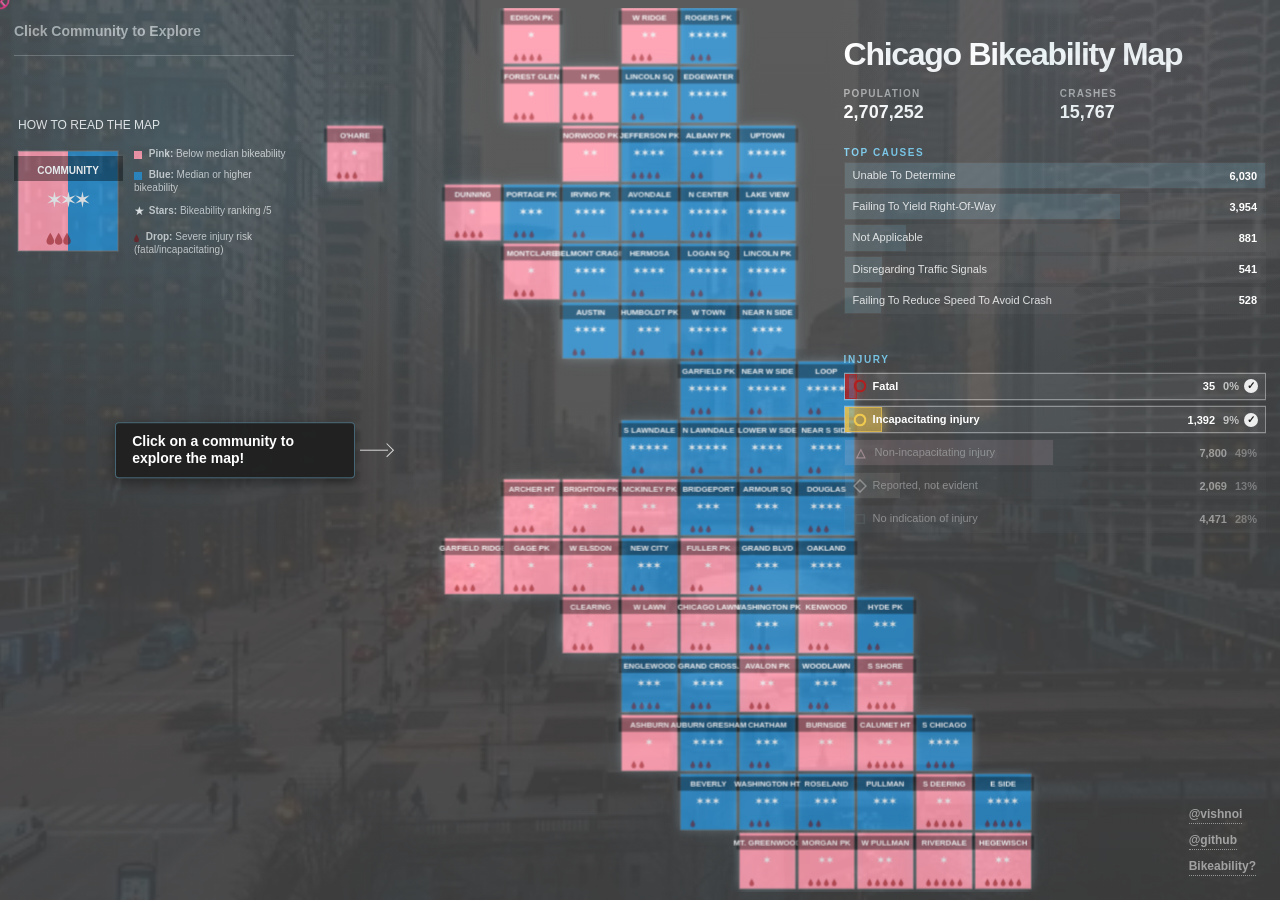
<file: index.html>
<!doctype html>
<html lang="en">
  <head>
    <meta charset="utf-8" />
    <meta name="viewport" content="width=device-width, initial-scale=1" />
    <title>Chicago Bikeability Map</title>
    <meta name="description" content="Fast-loading Chicago bikeability map focused on the interactive cartogram and lane network." />
    <meta name="theme-color" content="#4a4a4a" />
    <link rel="icon" href="bike_cursor.png" type="image/png" />
    <link rel="stylesheet" href="styles.css" />
  </head>
  <body>
    <div id="custom-cursor">
      <img src="bike_cursor.png" alt="" aria-hidden="true" />
    </div>
    <div id="intro-cursor-splash" aria-hidden="true">
      <img src="bike_cursor.png" alt="" />
    </div>

    <main class="atlas-shell">
      <aside class="inspector" aria-label="Community details">
        <div class="search-row">
          <input id="area-search" list="area-list" placeholder="Click Community to Explore" />
          <datalist id="area-list"></datalist>
        </div>
        <div id="panel-content"></div>
      </aside>

      <section class="map-stage" aria-label="Chicago bikeability map">
        <div class="map-wrap">
          <svg id="atlas-map" viewBox="-10 -20 900 960" preserveAspectRatio="xMidYMin meet" role="img" aria-label="Interactive Chicago community cartogram">
            <defs>
              <filter id="tileGlow" x="-40%" y="-40%" width="180%" height="180%">
                <feGaussianBlur stdDeviation="5" result="blur" />
                <feColorMatrix in="blur" type="matrix" values="0 0 0 0 0.49 0 0 0 0 0.80 0 0 0 0 0.94 0 0 0 .8 0" />
                <feMerge>
                  <feMergeNode />
                  <feMergeNode in="SourceGraphic" />
                </feMerge>
              </filter>
            </defs>
            <g id="city-outline"></g>
            <g id="tile-layer"></g>
          </svg>
        </div>
        <div id="hover-spotlight" class="hover-spotlight" aria-live="polite"></div>
      </section>

      <aside class="network-panel" aria-label="Bike network">
        <div id="network-panel-content"></div>
      </aside>

      <aside class="network-map-dock" aria-label="Selected community bike network map">
        <div id="network-map-dock-content"></div>
      </aside>

      <div id="bikeability-help-modal" class="modal-overlay" onclick="this.classList.remove('is-visible')" aria-hidden="true">
        <div class="modal-content" onclick="event.stopPropagation()">
          <button class="modal-close" onclick="document.getElementById('bikeability-help-modal').classList.remove('is-visible')">&times;</button>
          <img src="bikeability_score_help.webp" alt="Bikeability Score Help" />
        </div>
      </div>
    </main>
    <div class="bikeability-link-stack">
      <a class="bikeability-meta-link" href="https://www.vishnoi.site" target="_blank" rel="noopener noreferrer">@vishnoi</a>
      <a class="bikeability-meta-link" href="https://github.com/s-vishnoi/chicago-bikeability-map" target="_blank" rel="noopener noreferrer">@github</a>
      <button class="bikeability-help-btn" type="button" onclick="document.getElementById('bikeability-help-modal').classList.add('is-visible')">Bikeability?</button>
    </div>
    <script src="app.js?v=15"></script>
  </body>
</html>
</file>
<file: styles.css>
:root {
  color-scheme: dark;
  --bg: #4a4a4a;
  --panel: #4a4a4a;
  --panel-2: rgba(255, 255, 255, 0.055);
  --line: rgba(255, 255, 255, 0.14);
  --text: #f5f5f2;
  --muted: #c8ccca;
  --blue: #7ccdef;
  --blue-deep: #418cc0;
  --pink: #ffc0cb;
  --red: darkred;
  --red-soft: #d24b4b;
  --ink: #14252c;
  --shadow: 0 18px 42px rgba(0, 0, 0, 0.24);
  --shadow-soft: 0 10px 28px rgba(0, 0, 0, 0.18);
}

* {
  box-sizing: border-box;
  cursor: none !important;
}

#custom-cursor {
  position: fixed;
  top: 0;
  left: 0;
  width: 20px;
  height: 20px;
  pointer-events: none;
  z-index: 10000000;
  transform: translate(-50%, -50%);
  display: flex;
  align-items: center;
  justify-content: center;
}

#custom-cursor img {
  width: 100%;
  height: 100%;
  object-fit: contain;
}

#intro-cursor-splash {
  position: fixed;
  left: clamp(300px, 28vw, 440px);
  top: 50%;
  width: 200px;
  height: 200px;
  pointer-events: none;
  z-index: 999998;
  opacity: 0;
  transform: translate(-50%, -50%) scale(0.84);
  animation: introCursorFadeSpin 3.7s cubic-bezier(0.2, 0.95, 0.3, 1) forwards;
  filter:
    drop-shadow(0 0 22px rgba(255, 192, 203, 0.44))
    drop-shadow(0 0 28px rgba(124, 205, 239, 0.36));
}

#intro-cursor-splash img {
  width: 100%;
  height: 100%;
  object-fit: contain;
  animation: introCursorSpin 3.7s cubic-bezier(0.2, 0.95, 0.3, 1) forwards;
}

@keyframes cursorSpin {
  from {
    transform: rotate(0deg);
  }

  to {
    transform: rotate(360deg);
  }
}

@keyframes introCursorFadeSpin {
  0% {
    opacity: 0;
    transform: translate(-50%, -50%) scale(0.72);
  }

  13% {
    opacity: 0.92;
    transform: translate(-50%, -50%) scale(1);
  }

  58% {
    opacity: 0.84;
    transform: translate(-50%, -50%) scale(1);
  }

  100% {
    opacity: 0;
    transform: translate(-50%, -50%) scale(0.78);
  }
}

@keyframes introCursorSpin {
  0% {
    transform: rotate(0deg);
  }

  100% {
    transform: rotate(1080deg);
  }
}

#initial-spinner {
  position: fixed;
  bottom: 40px;
  left: 50%;
  width: 100px;
  height: 60px;
  z-index: 9999;
  pointer-events: none;
  animation: introBikeDrive 3.5s cubic-bezier(0.5, 0, 0.15, 1) forwards;
  filter: drop-shadow(0 4px 8px rgba(0, 0, 0, 0.4));
}

.bike-frame-svg {
  position: absolute;
  top: 0;
  left: 0;
  width: 100%;
  height: 100%;
}

.bike-wheel {
  position: absolute;
  width: 32px;
  height: 32px;
  top: 24px;
  animation: introSpin 3.5s cubic-bezier(0.5, 0, 0.15, 1) forwards;
  object-fit: contain;
}

.wheel-back { left: 9px; }
.wheel-front { left: 59px; }

@keyframes introBikeDrive {
  0% { transform: translateX(calc(-50% - 200px)); opacity: 0; }
  10% { opacity: 1; }
  100% { transform: translateX(-50%); opacity: 1; }
}

@keyframes introSpin {
  0% { transform: rotate(0deg); }
  100% { transform: rotate(3600deg); }
}

.glitter-particle {
  position: fixed;
  pointer-events: none;
  border-radius: 0;
  background: #ffffff;
  box-shadow: 0 0 4px 1px rgba(255, 255, 255, 0.8), 0 0 8px 2px rgba(124, 205, 239, 0.4);
  z-index: 999997;
  transform: translate(-50%, -50%);
}

html {
  height: 100%;
  overflow: hidden;
}

body {
  margin: 0;
  width: 100vw;
  height: 100%;
  overflow: hidden;
  background: #4a4a4a;
  color: var(--text);
  font-family: "Segoe UI", sans-serif;
  position: relative;
}

body::before {
  content: "";
  position: fixed;
  inset: 0;
  pointer-events: none;
  background:
    radial-gradient(circle at 20% 12%, rgba(124, 205, 239, 0.16), transparent 28%),
    radial-gradient(circle at 82% 10%, rgba(255, 192, 203, 0.13), transparent 24%),
    radial-gradient(circle at 50% 92%, rgba(124, 205, 239, 0.08), transparent 28%);
  opacity: 0.85;
}

body::after {
  content: "";
  position: fixed;
  inset: 0;
  pointer-events: none;
  background: url("chicago_background.webp") center/cover no-repeat;
  opacity: 0.10;
}

button,
input {
  font: inherit;
  text-decoration: none;
}

button {
  transition: text-shadow 0.2s ease;
}

button:hover {
  text-shadow: 0 0 8px rgba(255, 255, 255, 0.6);
}

.atlas-shell {
  position: relative;
  display: flex;
  flex-direction: row;
  gap: 6px;
  width: 100vw;
  height: 100%;
  margin: 0;
  padding: 6px;
  box-sizing: border-box;
  background: #4a4a4a;
  font-family: "Segoe UI", sans-serif;
}

.map-stage,
.inspector {
  min-height: 0;
  border-radius: 0;
  background: #4a4a4a;
  box-shadow: 0 4px 12px rgba(0, 0, 0, 0.2);
}

.map-stage {
  flex: 2.45;
  position: relative;
  overflow: hidden;
  display: flex;
  align-items: stretch;
  margin: 0;
  padding: 10px;
  box-sizing: border-box;
  border: 1px solid rgba(255, 255, 255, 0.08);
  background:
    linear-gradient(180deg, rgba(255, 255, 255, 0.04), rgba(255, 255, 255, 0.02)),
    #4a4a4a;
  box-shadow: var(--shadow);
  animation: riseIn 720ms cubic-bezier(0.22, 1, 0.36, 1) both;
}

.eyebrow,
.hero-kicker,
.panel-section h3 {
  color: var(--blue);
  font-size: 12px;
  font-weight: 800;
  letter-spacing: 0.11em;
  text-transform: uppercase;
}

h1,
h2,
h3,
p {
  margin: 0;
}

.map-wrap {
  position: relative;
  flex: 1 1 0%;
  width: 100%;
  height: 100%;
  min-height: 0;
  min-width: 0;
  margin-right: 6vw;
  overflow: hidden;
  border-radius: 0;
  background:
    radial-gradient(circle at 25% 20%, rgba(124, 205, 239, 0.08), transparent 30%),
    radial-gradient(circle at 70% 10%, rgba(255, 192, 203, 0.06), transparent 26%),
    #4a4a4a;
  box-shadow: inset 0 1px 0 rgba(255, 255, 255, 0.06), var(--shadow-soft);
  border: 1px solid rgba(255, 255, 255, 0.08);
}

#atlas-map {
  position: absolute;
  top: 0;
  left: 0;
  width: 100%;
  height: 100%;
  display: block;
}

.city-outline {
  fill: #74c8e8;
  stroke: #74c8e8;
  stroke-width: 16;
  stroke-linejoin: round;
  opacity: 0.5;
  pointer-events: none;
  filter: drop-shadow(0 0 12px rgba(124, 205, 239, 0.2));
}

.tile-group {
  cursor: pointer;
  transition:
    transform 320ms cubic-bezier(0.22, 1, 0.36, 1),
    opacity 320ms ease,
    filter 320ms ease;
  transition-delay: var(--delay, 0ms);
  transform-box: fill-box;
  transform-origin: center;
  will-change: transform, opacity, filter;
  opacity: 0;
  transform: translate(var(--tile-x, 0px), var(--tile-y, 0px)) translateY(12px) scale(0.94);
}

.tile-group.dim {
  opacity: 0.32;
}

.is-loaded .tile-group {
  opacity: 1;
  transform: translate(var(--tile-x, 0px), var(--tile-y, 0px)) translateY(0) scale(1);
}

.is-loaded .tile-group.dim {
  opacity: 0.32;
}

.tile-group:hover {
  transform: translate(var(--tile-x, 0px), var(--tile-y, 0px)) translateY(-3px) scale(1.03);
  filter: drop-shadow(0 0 12px rgba(124, 205, 239, 0.16));
}

.tile-group.selected {
  filter: url(#tileGlow);
  transform: translate(var(--tile-x, 0px), var(--tile-y, 0px)) translateY(-2px) scale(1.04);
}

.tile {
  stroke: rgba(128, 128, 128, 0.5);
  stroke-width: 1;
  rx: 0;
  filter: drop-shadow(0 0 5px rgba(255, 255, 255, 0.18)) drop-shadow(0 0 10px rgba(124, 205, 239, 0.12));
}

.risk-unit {
  fill: var(--red);
  stroke: rgba(26, 26, 26, 0.24);
  stroke-width: 0.45;
  opacity: 0.5;
  vector-effect: non-scaling-stroke;
}

.tile-label {
  fill: #ffffff;
  font-size: 9px;
  font-weight: 600;
  text-anchor: middle;
  pointer-events: none;
}

.tile-stars {
  fill: #f2f2f2;
  font-size: 10px;
  font-weight: 700;
  text-anchor: middle;
  pointer-events: none;
}

.axis-label {
  fill: rgba(245, 245, 242, 0.62);
  font-size: 12px;
  font-weight: 800;
  letter-spacing: 0.04em;
  text-transform: uppercase;
}

.inspector {
  flex: 1;
  min-width: 280px;
  max-width: 320px;
  align-self: stretch;
  display: flex;
  flex-direction: column;
  gap: 14px;
  overflow-y: auto;
  min-height: 0;
  margin: 0;
  padding: 16px;
  box-sizing: border-box;
  text-align: center;
  color: #f0f0f0;
  font-size: 14px;
  line-height: 1.6;
  border: 1px solid rgba(255, 255, 255, 0.08);
  background:
    linear-gradient(180deg, rgba(255, 255, 255, 0.04), rgba(255, 255, 255, 0.02)),
    #4a4a4a;
  box-shadow: var(--shadow);
  animation: riseIn 720ms cubic-bezier(0.22, 1, 0.36, 1) 80ms both;
}

#panel-content,
.sources-panel,
.profile-panel {
  display: flex;
  flex-direction: column;
  gap: 14px;
}

.sources-panel {
  width: 100%;
  margin-top: 8px;
}

.map-panel-header {
  padding-bottom: 12px;
  border-bottom: 1px solid rgba(255, 255, 255, 0.14);
}

.map-panel-title {
  color: #ffffff;
  font-size: 26px;
  font-weight: 800;
  line-height: 1.05;
}

.map-panel-subtitle {
  margin-top: 7px;
  color: rgba(244, 244, 244, 0.68);
  font-size: 12px;
  line-height: 1.35;
}

.map-panel-section {
  display: flex;
  flex-direction: column;
  align-items: center;
  padding-bottom: 12px;
  border-bottom: 1px solid rgba(255, 255, 255, 0.14);
}

.sources-title {
  color: var(--blue);
  font-size: 12px;
  font-weight: 800;
  letter-spacing: 0.08em;
  line-height: 1.12;
  text-transform: uppercase;
}

.source-equation {
  display: flex;
  flex-direction: column;
  align-items: center;
  gap: 8px;
}

.source-chip {
  width: min(100%, 230px);
  min-height: 72px;
  padding: 10px 0;
  border: 0;
  border-radius: 0;
  background: transparent;
  box-shadow: none;
  display: flex;
  flex-direction: column;
  align-items: center;
  justify-content: center;
}

.source-chip-label {
  display: inline-flex;
  justify-content: center;
  width: fit-content;
  padding: 5px 14px;
  border-radius: 0;
  color: var(--ink);
  background: linear-gradient(90deg, var(--blue), var(--pink));
  font-size: 13px;
  font-weight: 800;
  letter-spacing: 0.06em;
  line-height: 1.15;
  text-transform: uppercase;
}

.source-chip-source {
  max-width: 230px;
  margin-top: 8px;
  color: #f2f2f2;
  font-size: 11px;
  font-weight: 600;
  line-height: 1.25;
  text-align: center;
}

.source-stack-plus {
  color: rgba(255, 255, 255, 0.58);
  font-size: 16px;
  font-weight: 900;
  line-height: 1;
}

.search-row input {
  width: 100%;
  height: 44px;
  border: 0;
  border-bottom: 1px solid rgba(255, 255, 255, 0.24);
  border-radius: 0;
  color: #f6f6f2;
  background: transparent;
  padding: 2px 12px;
  font-size: 14px;
  font-weight: 600;
  outline: none;
  box-shadow: none;
}

.profile-panel {
  display: flex;
  flex-direction: column;
  gap: 14px;
  color: #f4f4f4;
  text-align: center;
}

.profile-hero {
  padding: 18px;
  border: 1px solid rgba(255, 255, 255, 0.14);
  border-radius: 0;
  background:
    linear-gradient(135deg, rgba(124, 205, 239, 0.16), rgba(255, 192, 203, 0.08)),
    rgba(38, 38, 38, 0.28);
  box-shadow: inset 0 1px 0 rgba(255, 255, 255, 0.06), 0 10px 28px rgba(0, 0, 0, 0.18);
}

.profile-section-title {
  color: #7ccdef;
  font-size: 11px;
  font-weight: 700;
  letter-spacing: 0.08em;
  text-transform: uppercase;
}

.profile-title-row {
  display: flex;
  align-items: center;
  justify-content: center;
  flex-direction: column;
  gap: 12px;
  margin-top: 6px;
}

.profile-title {
  margin: 0;
  color: #ffffff;
  font-size: 25px;
  line-height: 1.05;
}

.profile-stars {
  flex: 0 0 auto;
  color: #7ccdef;
  font-size: 22px;
  letter-spacing: 2px;
  line-height: 1;
  padding-top: 1px;
  text-shadow: 0 0 14px rgba(124, 205, 239, 0.28);
}

.profile-star-stack {
  display: flex;
  flex: 0 0 auto;
  flex-direction: column;
  align-items: center;
  gap: 7px;
}

.profile-rank {
  display: inline-flex;
  padding: 4px 8px;
  border-radius: 0;
  color: #16242a;
  background: linear-gradient(90deg, #7ccdef, #f4b3c2);
  font-size: 11px;
  font-weight: 700;
}

.profile-takeaway {
  margin: 12px 0 0;
  color: #dedede;
  font-size: 13px;
  line-height: 1.45;
}

.profile-metrics-grid {
  display: grid;
  grid-template-columns: repeat(2, minmax(0, 1fr));
  gap: 8px;
}

.profile-metric {
  min-width: 0;
  padding: 10px 11px;
  border: 1px solid rgba(255, 255, 255, 0.11);
  border-radius: 0;
  background: rgba(255, 255, 255, 0.055);
}

.profile-metric-label,
.profile-metric-note,
.profile-section-subtitle {
  color: #bfc3c5;
  font-size: 11px;
}

.profile-metric-value {
  color: #ffffff;
  font-size: 21px;
  font-weight: 800;
  line-height: 1.1;
  margin-top: 4px;
}

.profile-metric-risk .profile-metric-value {
  color: #ffb8b8;
}

.profile-metric-bike .profile-metric-value {
  color: #d9f4ff;
}

.profile-section {
  padding-top: 12px;
  border-top: 1px solid rgba(255, 255, 255, 0.16);
}

.profile-section-subtitle {
  margin-top: 3px;
}

.severity-block {
  margin-top: 10px;
}

.severity-bar {
  display: flex;
  width: 100%;
  height: 15px;
  overflow: hidden;
  border-radius: 0;
  background: rgba(255, 255, 255, 0.08);
  box-shadow: inset 0 0 0 1px rgba(255, 255, 255, 0.08);
}

.severity-segment {
  min-width: 2px;
}

.severity-fatal {
  background: #b32020;
}

.severity-severe {
  background: #f0c94f;
}

.severity-moderate {
  background: #ffd6e2;
}

.severity-reported {
  background: rgba(245, 245, 242, 0.86);
}

.severity-none {
  background: #677174;
}

.severity-legend-stack {
  display: grid;
  gap: 8px;
  margin-top: 10px;
}

.severity-legend-title {
  color: rgba(255, 255, 255, 0.54);
  font-size: 10px;
  font-weight: 800;
  letter-spacing: 0.12em;
  text-transform: uppercase;
}

.cause-chart-title {
  color: rgba(255, 255, 255, 0.54);
  font-size: 10px;
  font-weight: 800;
  letter-spacing: 0.12em;
  text-transform: uppercase;
}

.severity-legend-rows {
  display: grid;
  gap: 6px;
}

.crash-row {
  display: grid;
  grid-template-columns: 20px 112px 1fr auto;
  gap: 8px;
  align-items: center;
  width: 100%;
  padding: 0 0 0 6px;
  border: 0;
  background: transparent;
  color: inherit;
  text-align: left;
  cursor: pointer;
  appearance: none;
  transition: all 0.2s ease;
}

.crash-row:hover {
  text-shadow: 0 0 8px rgba(255, 255, 255, 0.7);
}

.severity-row {
  display: grid;
  grid-template-columns: minmax(0, 1fr) auto auto;
  gap: 8px;
  align-items: center;
  position: relative;
  padding: 6px 8px 6px 10px;
  border: 1px solid transparent;
  border-radius: 0;
  background: rgba(255, 255, 255, 0.04);
  overflow: hidden;
}

.severity-row.is-animated {
  animation: riseIn 420ms cubic-bezier(0.22, 1, 0.36, 1) both;
  animation-delay: var(--severity-delay, 0ms);
}

.severity-row::before {
  content: "";
  position: absolute;
  top: 0; left: 0; bottom: 0;
  width: var(--share, 0%);
  background: var(--row-color, rgba(124, 205, 239, 0.15));
  z-index: 0;
  transition: width 0.6s cubic-bezier(0.22, 1, 0.36, 1);
}

.severity-row.is-active::before,
.severity-row:hover::before {
  background: var(--row-color-active, var(--row-color-hover, rgba(124, 205, 239, 0.48)));
  box-shadow:
    inset 0 0 0 1px var(--row-color-glow-strong, rgba(124, 205, 239, 0.65)),
    0 0 12px 2px var(--row-color-glow, rgba(124, 205, 239, 0.5));
}

.severity-row.is-active,
.severity-row:hover {
  border-color: rgba(255, 255, 255, 0.42);
  box-shadow:
    inset 4px 0 0 var(--row-color-glow-strong, rgba(124, 205, 239, 0.85)),
    0 0 0 1px rgba(255, 255, 255, 0.12);
  background: rgba(255, 255, 255, 0.07);
  cursor: pointer;
}

.severity-row.is-active::after {
  content: "✓";
  position: absolute;
  top: 50%;
  right: 7px;
  z-index: 2;
  width: 14px;
  height: 14px;
  border-radius: 999px;
  background: rgba(255, 255, 255, 0.9);
  color: #222;
  font-size: 10px;
  font-weight: 900;
  line-height: 14px;
  text-align: center;
  transform: translateY(-50%);
}

.severity-legend-rows.has-active .severity-row:not(.is-active) {
  opacity: 0.52;
}

.severity-legend-rows.has-active .severity-row.is-active {
  opacity: 1;
  padding-right: 26px;
}

.severity-row-fatal {
  --row-color: rgba(177, 32, 32, 0.25);
  --row-color-hover: rgba(177, 32, 32, 0.4);
  --row-color-active: rgba(177, 32, 32, 0.58);
  --row-color-glow: rgba(177, 32, 32, 0.5);
  --row-color-glow-strong: rgba(177, 32, 32, 0.8);
}

.severity-row-severe {
  --row-color: rgba(240, 201, 79, 0.25);
  --row-color-hover: rgba(240, 201, 79, 0.4);
  --row-color-active: rgba(240, 201, 79, 0.58);
  --row-color-glow: rgba(240, 201, 79, 0.5);
  --row-color-glow-strong: rgba(240, 201, 79, 0.8);
}

.severity-row-moderate {
  --row-color: rgba(255, 214, 226, 0.26);
  --row-color-hover: rgba(255, 214, 226, 0.42);
  --row-color-active: rgba(255, 214, 226, 0.6);
  --row-color-glow: rgba(255, 214, 226, 0.45);
  --row-color-glow-strong: rgba(255, 214, 226, 0.76);
}

.severity-row-reported {
  --row-color: rgba(245, 245, 242, 0.16);
  --row-color-hover: rgba(245, 245, 242, 0.3);
  --row-color-active: rgba(245, 245, 242, 0.46);
  --row-color-glow: rgba(245, 245, 242, 0.34);
  --row-color-glow-strong: rgba(245, 245, 242, 0.58);
}

.severity-row-none {
  --row-color: rgba(103, 113, 116, 0.18);
  --row-color-hover: rgba(103, 113, 116, 0.34);
  --row-color-active: rgba(103, 113, 116, 0.5);
  --row-color-glow: rgba(103, 113, 116, 0.38);
  --row-color-glow-strong: rgba(103, 113, 116, 0.6);
}

.severity-row-label {
  display: inline-flex;
  align-items: center;
  gap: 8px;
  min-width: 0;
  position: relative;
  z-index: 1;
}

.severity-row-pct {
  color: rgba(255, 255, 255, 0.66);
  font-size: 11px;
  font-weight: 800;
  position: relative;
  z-index: 1;
}

.severity-row-swatch {
  flex: 0 0 auto;
  width: 10px;
  height: 10px;
  border-radius: 999px;
  background: transparent;
  box-shadow: inset 0 0 0 1.4px rgba(255, 255, 255, 0.32);
}

.severity-row-swatch-fatal {
  box-shadow: inset 0 0 0 1.7px #b12020;
}

.severity-row-swatch-severe {
  box-shadow: inset 0 0 0 1.7px #f0c94f;
}

.severity-row-swatch-reported {
  border-radius: 0;
  transform: rotate(45deg);
  box-shadow: inset 0 0 0 1.5px rgba(245, 245, 242, 0.86);
}

.severity-row-swatch-moderate {
  width: 12px;
  height: 12px;
  border-radius: 0;
  background: transparent;
  box-shadow: none;
  color: #ffd6e2;
  font-size: 12px;
  font-weight: 900;
  line-height: 12px;
  text-align: center;
}

.severity-row-swatch-moderate::before {
  content: "\25B3";
}

.severity-row-swatch-none {
  border-radius: 0;
  box-shadow: inset 0 0 0 1.5px #677174;
}

.crash-row-label {
  min-width: 0;
  color: rgba(255, 255, 255, 0.82);
  font-size: 11px;
  line-height: 1.2;
}

.severity-row-count {
  color: #ffffff;
  font-size: 11px;
  font-weight: 800;
  white-space: nowrap;
  position: relative;
  z-index: 1;
}

.crash-row:hover .crash-row-label,
.crash-row:focus-visible .crash-row-label,
.crash-row.is-active .crash-row-label {
  color: #ffffff;
}

.crash-row:hover .crash-row-tag,
.crash-row:focus-visible .crash-row-tag,
.crash-row.is-active .crash-row-tag {
  color: #ffffff;
  border-color: rgba(124, 205, 239, 0.38);
}

.crash-row:hover .crash-row-fill,
.crash-row:focus-visible .crash-row-fill,
.crash-row.is-active .crash-row-fill {
  opacity: 1;
}

.crash-row.is-active .severity-row-swatch {
  transform: scale(1.28);
}

.crash-row.is-active .severity-row-swatch-reported {
  transform: rotate(45deg) scale(1.18);
}

.severity-row.is-active .crash-row-label {
  color: #ffffff;
  font-weight: 800;
}

.severity-row.is-active .crash-row-track {
  box-shadow:
    inset 0 0 0 1px rgba(124, 205, 239, 0.18),
    0 0 0 1px rgba(124, 205, 239, 0.08);
}

.bikeability-legend {
  display: grid;
  grid-template-columns: repeat(2, minmax(0, 1fr));
  gap: 8px;
  margin-top: 10px;
}

.bikeability-legend-item {
  display: flex;
  align-items: center;
  gap: 8px;
  padding: 0;
  border: 0;
  border-radius: 0;
  background: transparent;
}

.bikeability-swatch {
  width: 12px;
  height: 12px;
  border-radius: 0;
  flex: 0 0 auto;
}

.bikeability-swatch-blue {
  background: #418cc0;
  box-shadow: 0 0 0 1px rgba(124, 205, 239, 0.22);
}

.bikeability-swatch-pink {
  background: #ffc0cb;
  box-shadow: 0 0 0 1px rgba(255, 255, 255, 0.1);
}

.bikeability-legend-copy {
  display: grid;
  gap: 1px;
  min-width: 0;
}

.bikeability-legend-copy strong {
  color: #ffffff;
  font-size: 12px;
  font-weight: 800;
  line-height: 1.15;
}

.bikeability-legend-copy span {
  color: rgba(245, 245, 242, 0.64);
  font-size: 10px;
  line-height: 1.2;
}

.cause-list {
  display: flex;
  flex-direction: column;
  gap: 9px;
  width: min(100%, 310px);
  margin: 10px auto 0;
}

.cause-row {
  display: grid;
  grid-template-columns: 25px minmax(0, 1fr) auto;
  align-items: center;
  gap: 9px;
  text-align: left;
}

.cause-rank {
  display: grid;
  place-items: center;
  width: 23px;
  height: 23px;
  border-radius: 0;
  color: #fff;
  background: #b84444;
  font-weight: 900;
}

.cause-label {
  color: #f3f3f3;
  font-size: 12px;
  line-height: 1.2;
  text-align: left;
}

.cause-count {
  color: #ffffff;
  font-size: 12px;
  font-weight: 800;
}

.lane-meter-stack {
  width: min(100%, 290px);
  margin: 12px auto 0;
}

.lane-row {
  display: flex;
  align-items: center;
  justify-content: space-between;
  gap: 12px;
  margin-top: 10px;
  color: #e9e9e9;
  font-size: 12px;
}

.meter-label {
  display: inline-flex;
  align-items: center;
  gap: 8px;
  min-width: 0;
}

.lane-line {
  flex: 0 0 auto;
  width: 30px;
  height: 2.5px;
  border-radius: 0;
  background: #ffc0cb;
  filter: drop-shadow(0 0 2px rgba(0, 0, 0, 0.55));
  transform: translateY(1px);
}

.lane-line-protected {
  background: #ffc0cb;
}

.lane-line-neighborhood {
  background: repeating-linear-gradient(to right, #ffc0cb 0 6px, transparent 6px 8px, #ffc0cb 8px 10px, transparent 10px 12px);
}

.lane-line-local {
  background: repeating-linear-gradient(to right, #ffc0cb 0 6px, transparent 6px 8px, #ffc0cb 8px 10px, transparent 10px 12px);
}

.lane-line-buffered {
  background: repeating-linear-gradient(to right, #ffc0cb 0 8px, transparent 8px 10px);
}

.lane-line-painted {
  background: repeating-linear-gradient(to right, #ffc0cb 0 5px, transparent 5px 6px);
}

.lane-line-shared {
  background: repeating-linear-gradient(to right, #ffc0cb 0 2px, transparent 2px 5px);
}

.meter-value {
  flex: 0 0 auto;
  color: #ffffff;
  font-weight: 800;
}

.panel-footer {
  display: flex;
  justify-content: space-between;
  gap: 16px;
  margin-top: auto;
  padding-top: 12px;
  border-top: 1px solid rgba(255, 255, 255, 0.14);
  color: rgba(244, 244, 244, 0.62);
  font-size: 12px;
  font-weight: 800;
}

.panel-footer a {
  color: inherit;
  text-decoration: none;
}

@media (max-width: 760px) {
  body {
    overflow: auto;
  }

  .atlas-shell {
    grid-template-columns: 1fr;
    height: auto;
    min-height: 100vh;
  }

  #atlas-map {
    min-height: 520px;
  }
}

.citywide-stats {
  display: grid;
  grid-template-columns: repeat(2, minmax(0, 1fr));
  gap: 8px;
  margin-top: 14px;
}

.stat-chip {
  position: relative;
  overflow: hidden;
  padding: 11px 12px;
  border: 1px solid rgba(255, 255, 255, 0.1);
  border-radius: 0;
  background: rgba(255, 255, 255, 0.05);
  box-shadow: inset 0 1px 0 rgba(255, 255, 255, 0.04);
  transition: transform 260ms cubic-bezier(0.22, 1, 0.36, 1), box-shadow 260ms ease;
}

.stat-chip::before,
.focus-card::before,
.lane-network-card::before,
.profile-metric::before,
.source-chip::before {
  content: "";
  position: absolute;
  inset: 0;
  background: linear-gradient(120deg, transparent 0%, rgba(255, 255, 255, 0.08) 24%, transparent 48%);
  transform: translateX(-120%);
  transition: transform 520ms ease;
  pointer-events: none;
}

.stat-chip:hover::before,
.focus-card:hover::before,
.lane-network-card:hover::before,
.profile-metric:hover::before,
.source-chip:hover::before {
  transform: translateX(120%);
}

.stat-chip:hover,
.focus-card:hover,
.lane-network-card:hover,
.profile-metric:hover,
.source-chip:hover {
  transform: translateY(-4px);
  box-shadow: var(--shadow-soft);
}

.stat-chip-label {
  display: block;
  margin-bottom: 3px;
  color: rgba(242, 242, 242, 0.66);
  font-size: 10px;
  font-weight: 800;
  letter-spacing: 0.09em;
  text-transform: uppercase;
}

.stat-chip strong {
  color: #ffffff;
  font-size: 18px;
  font-weight: 800;
  line-height: 1.1;
}

.focus-card {
  position: relative;
  overflow: hidden;
  margin-top: 2px;
  padding: 14px;
  border: 1px solid rgba(255, 255, 255, 0.1);
  border-radius: 0;
  background:
    linear-gradient(135deg, rgba(65, 140, 192, 0.16), rgba(255, 192, 203, 0.08)),
    rgba(255, 255, 255, 0.05);
  box-shadow: inset 0 1px 0 rgba(255, 255, 255, 0.04), var(--shadow-soft);
  transition: transform 260ms cubic-bezier(0.22, 1, 0.36, 1), box-shadow 260ms ease;
}

.focus-card-label {
  color: #7ccdef;
  font-size: 11px;
  font-weight: 800;
  letter-spacing: 0.08em;
  text-transform: uppercase;
}

.focus-card-copy {
  margin-top: 6px;
  color: #eff1f3;
  font-size: 12px;
  line-height: 1.45;
}

.lane-network-card {
  position: relative;
  overflow: hidden;
  margin-top: 10px;
  padding: 14px;
  border: 1px solid rgba(255, 255, 255, 0.1);
  border-radius: 0;
  background:
    linear-gradient(135deg, rgba(255, 255, 255, 0.05), rgba(65, 140, 192, 0.08)),
    rgba(255, 255, 255, 0.03);
  box-shadow: inset 0 1px 0 rgba(255, 255, 255, 0.04), var(--shadow-soft);
  text-align: left;
  transition: transform 260ms cubic-bezier(0.22, 1, 0.36, 1), box-shadow 260ms ease;
}

.lane-network-header {
  display: flex;
  align-items: flex-end;
  justify-content: space-between;
  gap: 12px;
}

.lane-network-eyebrow {
  color: #7ccdef;
  font-size: 10px;
  font-weight: 800;
  letter-spacing: 0.12em;
  text-transform: uppercase;
}

.lane-network-total {
  margin-top: 4px;
  color: #ffffff;
  font-size: 18px;
  font-weight: 800;
  line-height: 1.1;
}

.lane-network-ratio {
  color: rgba(242, 242, 242, 0.74);
  font-size: 11px;
  font-weight: 800;
  letter-spacing: 0.06em;
  text-transform: uppercase;
  white-space: nowrap;
}

.lane-network-strip {
  display: flex;
  width: 100%;
  height: 14px;
  margin-top: 12px;
  overflow: hidden;
  border-radius: 0;
  background: rgba(255, 255, 255, 0.08);
  box-shadow: inset 0 0 0 1px rgba(255, 255, 255, 0.08);
}

.lane-strip-segment {
  display: block;
  min-width: 3px;
  height: 100%;
}

.lane-strip-empty {
  width: 100%;
  padding: 1px 0;
  color: rgba(242, 242, 242, 0.64);
  font-size: 11px;
  font-weight: 700;
}

.lane-strip-protected {
  background: linear-gradient(90deg, rgba(215, 238, 250, 0.92), rgba(124, 205, 239, 0.95));
}

.lane-strip-neighborhood {
  background: repeating-linear-gradient(to right, rgba(124, 205, 239, 0.75) 0 8px, rgba(124, 205, 239, 0.15) 8px 12px);
}

.lane-strip-local {
  background: repeating-linear-gradient(to right, rgba(124, 205, 239, 0.75) 0 8px, rgba(124, 205, 239, 0.15) 8px 12px);
}

.lane-strip-buffered {
  background: repeating-linear-gradient(to right, rgba(255, 192, 203, 0.82) 0 8px, rgba(255, 192, 203, 0.1) 8px 12px);
}

.lane-strip-painted {
  background: repeating-linear-gradient(to right, rgba(255, 192, 203, 0.6) 0 5px, rgba(255, 192, 203, 0.08) 5px 7px);
}

.lane-strip-shared {
  background: repeating-linear-gradient(to right, rgba(255, 255, 255, 0.68) 0 3px, rgba(255, 255, 255, 0.08) 3px 6px);
}

.lane-row {
  position: relative;
  overflow: hidden;
  display: grid;
  gap: 7px;
  margin-top: 10px;
  padding: 11px 12px;
  border: 1px solid rgba(255, 255, 255, 0.08);
  border-radius: 0;
  background: rgba(255, 255, 255, 0.045);
  box-shadow: inset 0 1px 0 rgba(255, 255, 255, 0.03);
  text-align: left;
  transition:
    transform 280ms cubic-bezier(0.22, 1, 0.36, 1),
    box-shadow 280ms ease,
    border-color 280ms ease;
  transition-delay: var(--lane-delay, 0ms);
}

.lane-row-top {
  display: flex;
  align-items: center;
  justify-content: space-between;
  gap: 10px;
}

.lane-network-strip,
.lane-meter {
  will-change: transform;
}

.meter-label {
  display: inline-flex;
  align-items: center;
  gap: 8px;
  min-width: 0;
  color: #f1f4f6;
  font-size: 12px;
}

.lane-meter {
  width: 100%;
  height: 4px;
  overflow: hidden;
  border-radius: 0;
  background: rgba(255, 255, 255, 0.08);
  box-shadow: inset 0 0 0 1px rgba(255, 255, 255, 0.07);
}

.lane-meter-fill {
  display: block;
  width: var(--lane-fill, 0%);
  height: 100%;
  border-radius: 0;
  transform-origin: left center;
  transform: scaleX(0);
  animation: laneFill 780ms cubic-bezier(0.22, 1, 0.36, 1) forwards;
  animation-delay: calc(var(--lane-delay, 0ms) + 160ms);
}

.lane-meter-fill-protected {
  background: linear-gradient(90deg, rgba(215, 238, 250, 0.9), rgba(124, 205, 239, 1));
}

.lane-meter-fill-neighborhood {
  background: repeating-linear-gradient(to right, rgba(124, 205, 239, 0.8) 0 6px, rgba(124, 205, 239, 0.2) 6px 8px);
}

.lane-meter-fill-buffered {
  background: repeating-linear-gradient(to right, rgba(255, 192, 203, 0.84) 0 6px, rgba(255, 192, 203, 0.2) 6px 8px);
}

.lane-meter-fill-painted {
  background: repeating-linear-gradient(to right, rgba(255, 192, 203, 0.7) 0 4px, rgba(255, 192, 203, 0.2) 4px 6px);
}

.lane-meter-fill-shared {
  background: repeating-linear-gradient(to right, rgba(255, 255, 255, 0.78) 0 3px, rgba(255, 255, 255, 0.18) 3px 5px);
}

.lane-meter-caption {
  color: rgba(242, 242, 242, 0.58);
  font-size: 10px;
  font-weight: 700;
  letter-spacing: 0.08em;
  text-transform: uppercase;
}

.profile-panel {
  gap: 16px;
}

.profile-section-network {
  padding-top: 14px;
}

.profile-hero {
  position: relative;
  overflow: hidden;
  border-radius: 0;
  box-shadow: inset 0 1px 0 rgba(255, 255, 255, 0.06), var(--shadow-soft);
}

.profile-metric {
  position: relative;
  overflow: hidden;
  border-radius: 0;
  transition: transform 260ms cubic-bezier(0.22, 1, 0.36, 1), box-shadow 260ms ease, border-color 260ms ease;
  transform-style: preserve-3d;
}

.profile-metric:hover {
  transform: translateY(-5px) rotateX(5deg) rotateY(-4deg);
  border-color: rgba(124, 205, 239, 0.18);
}

.profile-metric::before {
  border-radius: 0;
}

.source-chip {
  position: relative;
  overflow: hidden;
  transition: transform 260ms cubic-bezier(0.22, 1, 0.36, 1);
}

.source-chip::before {
  border-radius: 0;
}

.source-chip:hover {
  transform: translateY(-3px);
}

.lane-network-card::before,
.focus-card::before,
.stat-chip::before,
.profile-metric::before,
.source-chip::before {
  border-radius: 0;
}

.map-panel-header .eyebrow {
  margin-bottom: 2px;
}

@media (max-width: 760px) {
  .atlas-shell {
    flex-direction: column;
    height: auto;
    min-height: 100vh;
  }

  .map-stage,
  .inspector {
    flex: none;
    width: auto;
    max-width: none;
    margin: 0;
  }

  .inspector {
    min-height: auto;
  }

  .citywide-stats {
    grid-template-columns: 1fr;
  }

  #atlas-map {
    min-height: 520px;
  }
}

@keyframes riseIn {
  from {
    opacity: 0;
    transform: translateY(14px) scale(0.99);
  }

  to {
    opacity: 1;
    transform: translateY(0) scale(1);
  }
}

@keyframes laneFill {
  to {
    transform: scaleX(1);
  }
}

@keyframes causeFill {
  from {
    transform: scaleX(0);
  }

  to {
    transform: scaleX(1);
  }
}

/* Redesign overrides: map-first layout, borderless context rail */
.atlas-shell {
  position: relative;
  display: block;
  width: 100vw;
  height: 100vh;
  padding: 0;
  overflow: hidden;
  background:
    radial-gradient(circle at 14% 16%, rgba(124, 205, 239, 0.14), transparent 24%),
    radial-gradient(circle at 88% 8%, rgba(255, 192, 203, 0.08), transparent 22%),
    linear-gradient(180deg, #4a4a4a 0%, #424242 100%);
}

.map-stage {
  position: absolute;
  inset: 0;
  padding: 8px;
  border: 0;
  border-radius: 0;
  box-shadow: none;
  background: transparent;
}

.map-wrap {
  height: calc(100vh - 16px);
  border: 0;
  border-radius: 0;
  box-shadow: none;
  background: transparent;
}

#atlas-map {
  min-height: calc(100vh - 16px);
}

.inspector {
  position: absolute;
  top: 14px;
  left: 14px;
  width: min(22vw, 280px);
  max-width: 280px;
  max-height: calc(100vh - 28px);
  margin: 0;
  padding: 0;
  border: 0;
  border-radius: 0;
  background: transparent;
  box-shadow: none;
  color: #f4f4f4;
  overflow: hidden;
  text-align: left;
}

.network-panel {
  position: absolute;
  top: 14px;
  right: 14px;
  width: min(33vw, 440px);
  max-height: calc(100vh - 28px);
  margin: 0;
  padding: 0;
  border: 0;
  border-radius: 0;
  background: transparent;
  box-shadow: none;
  color: #f4f4f4;
  overflow: hidden;
  text-align: left;
}

.network-panel .context-network-card {
  gap: clamp(14px, 2.2vh, 24px);
}

.network-map-dock {
  position: absolute;
  left: 22px;
  bottom: 60px;
  z-index: 4;
  width: min(36vw, 460px);
  min-width: 320px;
  color: #f4f4f4;
  opacity: 0;
  pointer-events: none;
  transform: translateY(8px);
  transition:
    opacity 180ms ease,
    transform 180ms ease;
}

.network-map-dock.is-visible {
  opacity: 1;
  pointer-events: auto;
  transform: translateY(0);
}

.network-map-dock-shell {
  display: grid;
  gap: 7px;
}

.network-map-dock-shell.is-flipping {
  animation: riseIn 420ms cubic-bezier(0.22, 1, 0.36, 1) both;
}

.network-map-dock-severity {
  display: grid;
  gap: 4px;
  max-width: 390px;
}

.search-row {
  position: relative;
  margin-bottom: 12px;
  overflow: hidden;
}

.search-row input {
  width: 100%;
  height: 42px;
  padding: 0 0 8px;
  border: 0;
  border-bottom: 1px solid rgba(255, 255, 255, 0.24);
  border-radius: 0;
  background: transparent;
  color: #f6f6f2;
  box-shadow: none;
}

.search-row input::placeholder {
  color: rgba(255, 255, 255, 0.58);
}

#panel-content,
#network-panel-content,
.context-panel {
  display: grid;
  gap: 10px;
}

.context-panel {
  padding: 0;
  border: 0;
  border-radius: 0;
  background: transparent;
  box-shadow: none;
  transform-origin: right center;
}

.network-panel-shell {
  display: grid;
  gap: 10px;
  transform-origin: left center;
}

.network-panel-shell.is-flipping {
  animation: flipIn 720ms cubic-bezier(0.22, 1, 0.36, 1) both;
}

.network-panel-header {
  display: flex;
  align-items: flex-start;
  justify-content: space-between;
  gap: 12px;
  margin-top: 24px;
}

.network-panel-kicker {
  color: #7ccdef;
  font-size: 10px;
  font-weight: 800;
  letter-spacing: 0.16em;
  text-transform: uppercase;
}

.network-crash-legend-grid {
  display: grid;
  gap: 14px;
}

.network-panel-region {
  min-width: 0;
}

.network-panel-title {
  color: #ffffff;
  font-size: 32px;
  font-weight: 800;
  line-height: 1;
  letter-spacing: -0.04em;
  text-align: left;
}

.bikeability-link-stack {
  position: fixed;
  right: 24px;
  left: auto;
  bottom: 24px;
  z-index: 20;
  display: flex;
  flex-direction: column;
  align-items: flex-start;
  gap: 7px;
  max-width: 18ch;
}

.bikeability-help-btn,
.bikeability-meta-link {
  padding: 0;
  border: 0;
  border-bottom: 1px dotted rgba(255, 255, 255, 0.46);
  background: transparent;
  color: rgba(255, 255, 255, 0.52);
  cursor: pointer;
  font-size: 12px;
  font-weight: 600;
  line-height: 1.5;
  text-decoration: none;
  white-space: nowrap;
}

.bikeability-help-btn:hover,
.bikeability-help-btn:focus-visible,
.bikeability-meta-link:hover,
.bikeability-meta-link:focus-visible {
  color: rgba(255, 255, 255, 0.84);
  border-bottom-color: rgba(255, 255, 255, 0.72);
}

.network-panel-empty {
  color: rgba(245, 245, 242, 0.76);
  font-size: 13px;
  line-height: 1.5;
  max-width: 24ch;
}

#panel-content.is-flipping .context-panel,
.context-panel.is-flipping {
  animation: flipIn 720ms cubic-bezier(0.22, 1, 0.36, 1) both;
}

.context-kicker {
  color: #7ccdef;
  font-size: 10px;
  font-weight: 800;
  letter-spacing: 0.16em;
  text-transform: uppercase;
}

.context-meta {
  display: flex;
  flex-wrap: wrap;
  align-items: center;
  gap: 8px 10px;
  color: #7ccdef;
  font-size: 10px;
  font-weight: 800;
  letter-spacing: 0.12em;
  text-transform: uppercase;
}

.context-meta span {
  color: rgba(255, 255, 255, 0.7);
  font-size: 11px;
  font-weight: 600;
  letter-spacing: 0;
  text-transform: none;
}

.context-meta-overview {
  flex-direction: column;
  align-items: flex-start;
  gap: 6px;
}

.context-stars {
  color: #7ccdef;
  font-size: 34px;
  font-weight: 900;
  letter-spacing: 0.08em;
  line-height: 1;
  text-shadow: 0 0 14px rgba(124, 205, 239, 0.26);
}

.context-stars-city {
  font-size: 28px;
}

.context-note {
  margin: 0;
  color: rgba(245, 245, 242, 0.82);
  font-size: 13px;
  line-height: 1.55;
  max-width: 34ch;
}

.context-facts {
  display: grid;
  gap: 10px;
  margin: 0;
}

.context-fact {
  display: grid;
  gap: 4px;
}

.context-fact dt {
  color: rgba(255, 255, 255, 0.54);
  font-size: 10px;
  font-weight: 800;
  letter-spacing: 0.12em;
  text-transform: uppercase;
}

.context-fact dd {
  margin: 0;
  color: #ffffff;
  font-size: 18px;
  font-weight: 800;
  line-height: 1.1;
}

.context-overview-lines {
  display: grid;
  gap: 8px;
  margin-top: 4px;
}

.context-overview-line {
  display: flex;
  align-items: baseline;
  justify-content: space-between;
  gap: 12px;
  color: rgba(255, 255, 255, 0.8);
  font-size: 12px;
}

.context-overview-line span {
  color: rgba(255, 255, 255, 0.52);
  font-size: 10px;
  font-weight: 800;
  letter-spacing: 0.12em;
  text-transform: uppercase;
}

.context-overview-line strong {
  color: #ffffff;
  font-size: 12px;
  font-weight: 800;
}

.context-foot {
  color: rgba(245, 245, 242, 0.64);
  font-size: 11px;
  line-height: 1.45;
  max-width: 34ch;
}

.hover-spotlight {
  display: none !important;
}

.hover-spotlight-kicker {
  color: #7ccdef;
  font-size: 10px;
  font-weight: 800;
  letter-spacing: 0.14em;
  text-transform: uppercase;
}

.hover-spotlight-title {
  margin-top: 3px;
  color: #ffffff;
  font-size: 28px;
  font-weight: 800;
  letter-spacing: -0.05em;
  line-height: 0.98;
}

.hover-spotlight-line {
  margin-top: 6px;
  color: rgba(245, 245, 242, 0.82);
  font-size: 12px;
  line-height: 1.35;
}

.hover-spotlight-grid {
  display: grid;
  grid-template-columns: minmax(0, 1fr);
  gap: 10px;
  margin-top: 12px;
}

.hover-spotlight-stats {
  margin-top: 10px;
}

.hover-chart-card,
.context-chart-card {
  display: grid;
  gap: 10px;
  min-width: 0;
}

.hover-network-card,
.context-network-card {
  grid-area: auto;
}

.hover-injury-card,
.context-injury-card {
  grid-area: auto;
}

.hover-causes-card,
.context-causes-card {
  grid-area: auto;
}

.hover-chart-title,
.context-chart-title {
  color: rgba(255, 255, 255, 0.82);
  font-size: 11px;
  font-weight: 800;
  letter-spacing: 0.12em;
  text-transform: uppercase;
}

.hover-spotlight-note {
  margin-top: 10px;
  color: rgba(245, 245, 242, 0.68);
}

.network-plot {
  display: grid;
  gap: 8px;
  width: 100%;
}

.network-plot-frame {
  width: 100%;
  max-width: 460px;
  position: relative;
  overflow: hidden;
}

.network-plot-frame svg {
  display: block;
  width: 100%;
  height: auto;
  pointer-events: auto;
  shape-rendering: geometricPrecision;
}

.network-plot-frame svg path,
.network-plot-frame svg line,
.network-plot-frame svg polyline {
  stroke-linecap: round;
  stroke-linejoin: round;
  vector-effect: non-scaling-stroke;
}

.network-plot-frame svg .network-road-layer {
  pointer-events: none;
}

.network-plot-frame svg .network-lane-layer {
  stroke: #ffc0cb !important;
  cursor: default;
  pointer-events: stroke;
  transition:
    filter 140ms ease,
    stroke 140ms ease,
    stroke-width 140ms ease,
    opacity 140ms ease;
}

.network-plot-frame svg .network-lane-casing {
  stroke: rgba(0, 0, 0, 0.88) !important;
  stroke-width: 4.1px !important;
  opacity: 0.72 !important;
  pointer-events: none;
}

.network-plot-frame svg .network-lane-layer:hover {
  opacity: 1;
}

.network-plot-frame svg .network-lane-layer.is-highlighted {
  opacity: 1 !important;
  stroke: #ffd6e2 !important;
  stroke-width: 1.9px !important;
  filter:
    drop-shadow(0 0 2px rgba(255, 192, 203, 0.46))
    drop-shadow(0 0 6px rgba(255, 192, 203, 0.22));
}

.network-plot-frame svg .network-lane-casing.is-highlighted {
  opacity: 0.74 !important;
  stroke-width: 4.35px !important;
}

.network-crash-layer {
  position: absolute;
  inset: 0;
  z-index: 2;
}

.network-crash-hotspot {
  position: absolute;
  width: 8px;
  height: 8px;
  padding: 0;
  margin: 0;
  border: 0;
  border-radius: 999px;
  background: transparent;
  transform: translate(-50%, -50%);
  cursor: pointer;
  pointer-events: auto;
  --crash-fill: transparent;
  --crash-stroke: #a67d08;
  --crash-highlight-fill: #7ccdef;
}

.network-crash-hotspot::before {
  content: "";
  position: absolute;
  inset: 0;
  border-radius: 999px;
  background: var(--crash-fill);
  box-shadow: inset 0 0 0 1.5px var(--crash-stroke);
  opacity: 1;
  transform: scale(1);
  transition:
    opacity 140ms ease,
    transform 140ms ease,
    background 140ms ease;
}

.network-crash-hotspot:hover::before,
.network-crash-hotspot:focus-visible::before {
  opacity: 1;
  transform: scale(1.22);
}

.network-crash-hotspot:focus-visible {
  outline: none;
}

.network-crash-hotspot-fatal {
  --crash-fill: transparent;
  --crash-stroke: #b12020;
}

.network-crash-hotspot-severe {
  --crash-fill: transparent;
  --crash-stroke: #f0c94f;
}

.network-crash-hotspot-reported {
  --crash-fill: transparent;
  --crash-stroke: rgba(245, 245, 242, 0.86);
}

.network-crash-hotspot-moderate {
  --crash-fill: transparent;
  --crash-stroke: #ffd6e2;
}

.network-crash-hotspot-none {
  --crash-fill: transparent;
  --crash-stroke: #677174;
}

.network-crash-hotspot-moderate::before {
  inset: 0;
  border-radius: 0;
  clip-path: none;
  background: transparent;
  box-shadow: none;
  color: var(--crash-stroke);
  content: "\25B3";
  font-size: 10px;
  font-weight: 900;
  line-height: 8px;
  text-align: center;
}

.network-crash-hotspot-reported::before {
  border-radius: 0;
  transform: rotate(45deg) scale(0.86);
}

.network-crash-hotspot-none::before {
  border-radius: 0;
  transform: scale(0.9);
}

.network-crash-hotspot-reported:hover::before,
.network-crash-hotspot-reported:focus-visible::before {
  transform: rotate(45deg) scale(1.05);
}

.network-crash-hotspot-none:hover::before,
.network-crash-hotspot-none:focus-visible::before {
  transform: scale(1.08);
}

.network-crash-hotspot.is-highlighted::before {
  background: var(--crash-highlight-fill);
  box-shadow:
    inset 0 0 0 1.5px var(--crash-stroke),
    0 0 4px rgba(124, 205, 239, 0.48);
  opacity: 1;
}

.network-crash-hotspot-moderate.is-highlighted::before {
  background: transparent;
  color: var(--crash-highlight-fill);
  content: "\25B2";
  box-shadow: 0 0 4px rgba(124, 205, 239, 0.48);
}

.network-crash-hotspot-reported.is-highlighted::before {
  transform: rotate(45deg) scale(0.86);
}

.network-crash-hotspot-none.is-highlighted::before {
  transform: scale(0.9);
}

.network-crash-hotspot.is-muted::before {
  opacity: 0.36;
  transform: scale(0.95);
}

.network-plot-frame .crash-markers {
  display: none;
}

.network-crash-tooltip {
  position: absolute;
  z-index: 3;
  min-width: 220px;
  max-width: min(280px, 78%);
  padding: 6px 8px 7px;
  border-radius: 0;
  border: 0;
  background: rgba(16, 18, 22, 0.12);
  backdrop-filter: none;
  box-shadow: none;
  color: #f4f4f2;
  text-shadow: 0 2px 7px rgba(0, 0, 0, 0.86);
  pointer-events: none;
  opacity: 0;
  transform: translate(12px, -105%);
  transition:
    opacity 140ms ease,
    transform 140ms ease;
}

.network-crash-tooltip.is-visible {
  opacity: 1;
}

.network-crash-tooltip[data-side="left"] {
  transform: translate(calc(-100% - 12px), -105%);
}

.network-crash-tooltip[data-side="left"].is-visible {
  transform: translate(calc(-100% - 12px), -105%);
}

.network-crash-tooltip[data-orientation="below"] {
  transform: translate(12px, 12px);
}

.network-crash-tooltip[data-orientation="below"][data-side="left"] {
  transform: translate(calc(-100% - 12px), 12px);
}

.network-crash-tooltip[data-orientation="below"].is-visible {
  transform: translate(12px, 12px);
}

.network-crash-tooltip[data-orientation="below"].is-visible[data-side="left"] {
  transform: translate(calc(-100% - 12px), 12px);
}

.network-crash-tooltip-title {
  color: #7ccdef;
  font-size: 10px;
  font-weight: 800;
  letter-spacing: 0.14em;
  text-transform: uppercase;
}

.network-crash-tooltip-street {
  margin-top: 4px;
  color: #ffffff;
  font-size: 14px;
  font-weight: 800;
  line-height: 1.15;
}

.network-crash-tooltip-grid {
  display: grid;
  gap: 6px;
  margin-top: 10px;
}

.network-crash-tooltip-row {
  display: flex;
  align-items: flex-start;
  justify-content: space-between;
  gap: 10px;
  font-size: 11px;
  line-height: 1.3;
}

.network-crash-tooltip-row span {
  color: rgba(255, 255, 255, 0.5);
  font-size: 10px;
  font-weight: 800;
  letter-spacing: 0.11em;
  text-transform: uppercase;
}

.network-crash-tooltip-row strong {
  color: #ffffff;
  font-size: 11px;
  font-weight: 800;
  text-align: right;
}

.network-crash-tooltip-note {
  margin-top: 8px;
  color: rgba(255, 255, 255, 0.56);
  font-size: 10px;
  line-height: 1.35;
}

.network-plot-caption {
  display: flex;
  align-items: baseline;
  justify-content: space-between;
  gap: 12px;
  color: rgba(255, 255, 255, 0.82);
  font-size: 11px;
  font-weight: 800;
  letter-spacing: 0.08em;
  text-transform: uppercase;
}

.network-plot-caption span {
  color: rgba(255, 255, 255, 0.52);
}

.network-plot-caption strong {
  color: #ffffff;
  font-size: 11px;
  font-weight: 800;
  letter-spacing: 0;
  text-transform: none;
}

.network-plot-note {
  color: rgba(245, 245, 242, 0.64);
  font-size: 10px;
  line-height: 1.35;
}

.lane-plot {
  display: grid;
  gap: 8px;
  margin-top: 10px;
}

.lane-legend {
  display: grid;
  gap: 8px;
  margin-top: 10px;
  padding: 0;
  border: 0;
  border-radius: 0;
  background: transparent;
}

.lane-legend-title {
  color: rgba(255, 255, 255, 0.52);
  font-size: 10px;
  font-weight: 800;
  letter-spacing: 0.12em;
  text-transform: uppercase;
}

.lane-legend-list {
  display: grid;
  gap: 6px;
}

.lane-legend-item {
  display: flex;
  align-items: center;
  gap: 8px;
  color: #f4f4f2;
  font-size: 11px;
  line-height: 1.2;
}

.lane-legend-item strong {
  color: #ffffff;
  font-weight: 800;
}

.injury-chart {
  display: grid;
  gap: 10px;
}

.injury-chart-summary {
  display: grid;
  grid-template-columns: repeat(2, minmax(0, 1fr));
  gap: 10px;
}

.injury-chart-metric {
  display: grid;
  gap: 3px;
  padding: 10px 12px;
  border-radius: 0;
  border: 1px solid rgba(255, 255, 255, 0.08);
  background: rgba(255, 255, 255, 0.04);
}

.injury-chart-metric span {
  color: rgba(255, 255, 255, 0.54);
  font-size: 10px;
  font-weight: 800;
  letter-spacing: 0.12em;
  text-transform: uppercase;
}

.injury-chart-metric strong {
  color: #ffffff;
  font-size: 18px;
  font-weight: 900;
  line-height: 1;
}

.injury-chart-metric em {
  color: rgba(245, 245, 242, 0.64);
  font-size: 10px;
  font-style: normal;
}

.injury-bar-list {
  display: grid;
  gap: 8px;
}

.injury-bar-row {
  display: grid;
  grid-template-columns: minmax(0, 1fr) auto auto;
  gap: 8px;
  align-items: center;
  position: relative;
  padding: 6px 8px;
  border-radius: 0;
  background: rgba(255, 255, 255, 0.04);
  overflow: hidden;
  animation: riseIn 520ms cubic-bezier(0.22, 1, 0.36, 1) both;
  animation-delay: var(--injury-delay, 0ms);
}

.injury-bar-row::before {
  content: "";
  position: absolute;
  top: 0; left: 0; bottom: 0;
  width: var(--share, 0%);
  background: rgba(124, 205, 239, 0.15);
  z-index: 0;
  transition: width 0.6s cubic-bezier(0.22, 1, 0.36, 1);
}

.injury-bar-row:hover::before {
  background: rgba(124, 205, 239, 0.4);
  box-shadow: 0 0 12px 2px rgba(124, 205, 239, 0.5);
}

.injury-bar-row:hover {
  box-shadow: 0 0 0 1px rgba(124, 205, 239, 0.8), 0 0 16px rgba(124, 205, 239, 0.4);
  background: rgba(255, 255, 255, 0.1);
  cursor: pointer;
}

.injury-bar-label {
  display: inline-flex;
  align-items: center;
  gap: 8px;
  min-width: 0;
}

.injury-bar-order {
  flex: 0 0 auto;
  width: 18px;
  height: 18px;
  border-radius: 0;
  border: 1px solid rgba(124, 205, 239, 0.24);
  color: #7ccdef;
  font-size: 10px;
  font-weight: 900;
  line-height: 16px;
  text-align: center;
}

.injury-bar-name {
  min-width: 0;
  color: rgba(255, 255, 255, 0.84);
  font-size: 11px;
  line-height: 1.2;
  position: relative;
  z-index: 1;
}

.injury-bar-value {
  color: #ffffff;
  font-size: 11px;
  font-weight: 800;
  white-space: nowrap;
  position: relative;
  z-index: 1;
}

.injury-bar-pct {
  color: rgba(255, 255, 255, 0.66);
  font-size: 11px;
  font-weight: 800;
  position: relative;
  z-index: 1;
}

.network-chart {
  display: grid;
  gap: 10px;
}

.network-chart-empty {
  padding: 6px 0;
  color: rgba(255, 255, 255, 0.76);
  font-size: 11px;
  font-weight: 800;
  letter-spacing: 0.12em;
  line-height: 1.2;
  text-transform: uppercase;
}

.network-chart-rows {
  display: grid;
  gap: 6px;
}

.network-chart-row.is-animated {
  display: grid;
  grid-template-columns: minmax(0, 1fr) auto auto;
  gap: 8px;
  align-items: center;
  width: 100%;
  position: relative;
  padding: 6px 8px;
  border: 0;
  border-radius: 0;
  background: rgba(255, 255, 255, 0.04);
  color: inherit;
  font: inherit;
  text-align: left;
  overflow: hidden;
  animation: riseIn 520ms cubic-bezier(0.22, 1, 0.36, 1) both;
  animation-delay: var(--network-delay, 0ms);
}

.network-chart-row:not(.is-animated) {
  display: grid;
  grid-template-columns: minmax(0, 1fr) auto auto;
  gap: 8px;
  align-items: center;
  width: 100%;
  position: relative;
  padding: 6px 8px;
  border: 0;
  border-radius: 0;
  background: rgba(255, 255, 255, 0.04);
  color: inherit;
  font: inherit;
  text-align: left;
  overflow: hidden;
}

.network-chart-row::before {
  content: "";
  position: absolute;
  top: 0; left: 0; bottom: 0;
  width: var(--share, 0%);
  background: rgba(124, 205, 239, 0.15);
  z-index: 0;
  transition: width 0.6s cubic-bezier(0.22, 1, 0.36, 1);
}

.network-chart-row:hover::before {
  background: rgba(124, 205, 239, 0.4);
  box-shadow: 0 0 12px 2px rgba(124, 205, 239, 0.5);
}

.network-chart-row:hover {
  box-shadow: 0 0 0 1px rgba(124, 205, 239, 0.8), 0 0 16px rgba(124, 205, 239, 0.4);
  background: rgba(255, 255, 255, 0.1);
  cursor: pointer;
}

.lane-chart .network-chart-row,
.lane-chart .network-chart-row.is-animated,
.lane-chart .network-chart-row:not(.is-animated) {
  padding: 3px 0;
  background: transparent;
  overflow: visible;
}

.lane-chart .network-chart-row::before {
  display: none;
}

.lane-chart .network-chart-row:hover,
.lane-chart .network-chart-row.is-active {
  background: transparent;
  box-shadow: 0 0 0 1px rgba(255, 255, 255, 0.5);
  cursor: default;
}

.lane-chart .network-chart-row:hover .network-chart-label,
.lane-chart .network-chart-row.is-active .network-chart-label,
.lane-chart .network-chart-row:hover .network-chart-value,
.lane-chart .network-chart-row.is-active .network-chart-value,
.lane-chart .network-chart-row:hover .network-chart-pct,
.lane-chart .network-chart-row.is-active .network-chart-pct {
  color: #ffffff;
}

.lane-chart .network-chart-row:hover::before {
  display: none;
}

.network-chart-label {
  display: inline-flex;
  align-items: center;
  gap: 7px;
  min-width: 0;
  color: rgba(255, 255, 255, 0.82);
  font-size: 11px;
  position: relative;
  z-index: 1;
}

.network-chart-value,
.network-chart-pct {
  color: #ffffff;
  font-size: 11px;
  font-weight: 800;
  white-space: nowrap;
  position: relative;
  z-index: 1;
}

.network-chart-pct {
  color: rgba(255, 255, 255, 0.66);
}

.cause-chart {
  display: grid;
  gap: 6px;
}

.cause-chart-row.is-animated {
  display: grid;
  grid-template-columns: minmax(0, 1fr) auto;
  gap: 8px;
  align-items: center;
  position: relative;
  padding: 6px 8px;
  border: 1px solid transparent;
  border-radius: 0;
  background: rgba(255, 255, 255, 0.04);
  overflow: hidden;
  animation: riseIn 520ms cubic-bezier(0.22, 1, 0.36, 1) both;
  animation-delay: var(--cause-delay, 0ms);
}

.cause-chart-row:not(.is-animated) {
  display: grid;
  grid-template-columns: minmax(0, 1fr) auto;
  gap: 8px;
  align-items: center;
  position: relative;
  padding: 6px 8px;
  border: 1px solid transparent;
  border-radius: 0;
  background: rgba(255, 255, 255, 0.04);
  overflow: hidden;
}

.cause-chart-row::before {
  content: "";
  position: absolute;
  top: 0; left: 0; bottom: 0;
  width: var(--share, 0%);
  background: rgba(124, 205, 239, 0.15);
  z-index: 0;
  transition: width 0.6s cubic-bezier(0.22, 1, 0.36, 1);
}

.cause-chart-row.is-active::before,
.cause-chart-row:hover::before {
  background: rgba(124, 205, 239, 0.56);
  box-shadow:
    inset 0 0 0 1px rgba(124, 205, 239, 0.72),
    0 0 12px 2px rgba(124, 205, 239, 0.5);
}

.cause-chart-row.is-active,
.cause-chart-row:hover {
  border-color: rgba(255, 255, 255, 0.42);
  box-shadow:
    inset 4px 0 0 rgba(124, 205, 239, 0.9),
    0 0 0 1px rgba(255, 255, 255, 0.12);
  background: rgba(255, 255, 255, 0.07);
  cursor: pointer;
}

.cause-chart-row.is-active::after {
  content: "✓";
  position: absolute;
  top: 50%;
  right: 7px;
  z-index: 2;
  width: 14px;
  height: 14px;
  border-radius: 999px;
  background: rgba(255, 255, 255, 0.9);
  color: #222;
  font-size: 10px;
  font-weight: 900;
  line-height: 14px;
  text-align: center;
  transform: translateY(-50%);
}

.cause-chart.has-active .cause-chart-row:not(.is-active) {
  opacity: 0.52;
}

.cause-chart.has-active .cause-chart-row.is-active {
  opacity: 1;
  padding-right: 26px;
}

.cause-chart-row.is-active .cause-chart-label {
  color: #ffffff;
  font-weight: 800;
}

.cause-chart-compact {
  gap: 4px;
}

.cause-chart-label {
  color: rgba(255, 255, 255, 0.82);
  font-size: 11px;
  line-height: 1.2;
  position: relative;
  z-index: 1;
}

.cause-chart-count {
  color: #ffffff;
  font-size: 11px;
  font-weight: 800;
  position: relative;
  z-index: 1;
}

.context-chart-grid {
  display: grid;
  grid-template-columns: minmax(0, 1.12fr) minmax(0, 0.88fr);
  grid-template-areas:
    "network injury"
    "causes injury";
  gap: 14px;
  margin-top: 2px;
}

.context-mini-stats {
  display: grid;
  grid-template-columns: repeat(2, minmax(0, 1fr));
  gap: 10px;
  margin-top: 8px;
}

.context-overview-grid {
  display: grid;
  grid-template-columns: minmax(0, 0.92fr) minmax(0, 1.08fr);
  gap: 14px;
  align-items: start;
  margin-top: 2px;
}

.context-overview-summary {
  display: grid;
  gap: 10px;
  min-width: 0;
}

.context-overview-summary .context-foot {
  max-width: none;
  margin-top: 0;
}

.context-mini-stat {
  display: grid;
  gap: 4px;
}

.context-mini-stat span {
  color: rgba(255, 255, 255, 0.54);
  font-size: 10px;
  font-weight: 800;
  letter-spacing: 0.12em;
  text-transform: uppercase;
}

.context-mini-stat strong {
  color: #ffffff;
  font-size: 18px;
  font-weight: 900;
  line-height: 1;
}

.context-mini-stat em {
  color: rgba(245, 245, 242, 0.64);
  font-size: 10px;
  font-style: normal;
}

.panel-footer {
  margin-top: 14px;
  padding-top: 0;
  border-top: 0;
  color: rgba(244, 244, 244, 0.52);
  font-size: 11px;
  font-weight: 700;
  letter-spacing: 0.02em;
}

.panel-footer a {
  color: inherit;
}

body:not(.hover-ready) .tile-group:hover {
  transform: translate(var(--tile-x, 0px), var(--tile-y, 0px)) translateY(0) scale(1);
  filter: none;
}

body.hover-ready .tile-group:hover,
.tile-group.hovered {
  transition-duration: 60ms;
  transition-delay: 0ms !important;
  filter: drop-shadow(0 0 5px rgba(240, 201, 79, 0.5)) drop-shadow(0 0 10px rgba(240, 201, 79, 0.24));
  transform: translate(var(--tile-x, 0px), var(--tile-y, 0px)) translateY(-2px) scale(1.025);
}

.tile-group.selected {
  transition-duration: 60ms;
  transition-delay: 0ms !important;
  filter: url(#tileGlow) drop-shadow(0 0 12px rgba(255, 192, 203, 0.62)) drop-shadow(0 0 8px rgba(124, 205, 239, 0.58));
  transform: translate(var(--tile-x, 0px), var(--tile-y, 0px)) translateY(-3px) scale(1.055);
}

.tile-group.selected .tile {
  stroke: rgba(255, 255, 255, 0.65);
  stroke-width: 0.9;
}

.tile-group.hovered .tile {
  stroke: rgba(240, 201, 79, 0.98);
  stroke-width: 1.25;
  filter: drop-shadow(0 0 3px rgba(240, 201, 79, 0.82)) drop-shadow(0 0 7px rgba(240, 201, 79, 0.42));
}

.tile-group.dim {
  opacity: 1;
}

@keyframes flipIn {
  0% {
    opacity: 0;
    transform: perspective(900px) rotateY(-72deg) translateX(22px);
  }

  100% {
    opacity: 1;
    transform: perspective(900px) rotateY(0deg) translateX(0);
  }
}

@media (max-width: 960px) {
  .atlas-shell {
    display: flex;
    flex-direction: column;
    height: auto;
    min-height: 100vh;
    overflow: auto;
  }

  .map-stage {
    position: relative;
    inset: auto;
    min-height: 68vh;
  }

  .map-wrap {
    height: auto;
  }

  #atlas-map {
    min-height: 68vh;
  }

  .inspector {
    position: relative;
    top: auto;
    right: auto;
    width: auto;
    max-width: none;
    max-height: none;
    padding: 16px 16px 24px;
  }

  .network-panel {
    position: relative;
    top: auto;
    right: auto;
    width: auto;
    max-width: none;
    max-height: none;
    padding: 16px 16px 24px;
  }

  .network-map-dock {
    position: relative;
    left: auto;
    bottom: auto;
    width: 100%;
    min-width: 0;
    max-width: 520px;
    margin: 0 16px 24px;
    order: 4;
  }

  .context-overview-grid {
    grid-template-columns: 1fr;
  }

  .bikeability-legend {
    grid-template-columns: 1fr;
  }

  .injury-chart-summary,
  .injury-bar-row {
    grid-template-columns: 1fr;
  }

  .injury-bar-value {
    justify-self: start;
  }
}

/* Flat portal mode: no rounded card surfaces or decorative fills. */
.map-stage,
.inspector,
.map-wrap,
.context-panel,
.network-panel-shell,
.context-chart-card,
.hover-chart-card,
.severity-legend-block,
.bikeability-legend-item,
.injury-chart-metric,
.profile-hero,
.profile-metric,
.focus-card,
.lane-network-card,
.stat-chip,
.source-chip {
  border: 0;
  border-radius: 0;
  background: transparent !important;
  box-shadow: none !important;
}

.map-stage,
.inspector,
.map-wrap {
  background-image: none !important;
}

.severity-legend-block,
.injury-chart-metric,
.bikeability-legend-item,
.profile-metric,
.focus-card,
.lane-network-card,
.stat-chip {
  padding-left: 0;
  padding-right: 0;
}

.lane-network-card::before,
.focus-card::before,
.profile-metric::before,
.source-chip::before,
.stat-chip::before {
  display: none;
}

/* Modal and Tooltips */
.modal-overlay {
  position: fixed;
  inset: 0;
  background: rgba(0, 0, 0, 0.85);
  z-index: 9999999;
  display: flex;
  align-items: center;
  justify-content: center;
  padding: 24px;
  opacity: 0;
  pointer-events: none;
  transition: opacity 0.3s;
}

.modal-overlay.is-visible {
  opacity: 1;
  pointer-events: auto;
}

.modal-content {
  position: relative;
  max-width: min(50vw, 600px);
  max-height: 70vh;
}

.modal-content img {
  max-width: 100%;
  max-height: 70vh;
  object-fit: contain;
  border-radius: 4px;
  box-shadow: 0 10px 40px rgba(0,0,0,0.6);
}

.modal-close {
  position: absolute;
  top: -12px;
  right: -12px;
  width: 28px;
  height: 28px;
  border-radius: 50%;
  background: #111;
  color: #fff;
  border: 1px solid rgba(255,255,255,0.4);
  font-size: 18px;
  line-height: 26px;
  padding: 0;
  text-align: center;
  cursor: pointer !important;
  z-index: 10;
  box-shadow: 0 4px 12px rgba(0,0,0,0.5);
}

.guiding-tip {
  position: fixed;
  top: 50%;
  left: clamp(18px, 9vw, 132px);
  transform: translateY(-50%);
  z-index: 9999;
  color: #fff;
  font-size: 14px;
  font-weight: 700;
  line-height: 1.2;
  max-width: min(240px, 42vw);
  padding: 10px 16px;
  border-radius: 4px;
  background: rgba(30, 30, 30, 0.9);
  border: 1px solid rgba(124, 205, 239, 0.4);
  pointer-events: none;
  opacity: 1;
  box-shadow: 0 4px 12px rgba(0,0,0,0.4);
}

.guiding-tip::after {
  content: "";
  position: absolute;
  top: 50%;
  right: -34px;
  width: 28px;
  height: 1px;
  background: rgba(255, 255, 255, 0.78);
  transform: translateY(-50%);
}

.guiding-tip::before {
  content: "";
  position: absolute;
  top: 50%;
  right: -38px;
  width: 9px;
  height: 9px;
  border-top: 1px solid rgba(255, 255, 255, 0.78);
  border-right: 1px solid rgba(255, 255, 255, 0.78);
  transform: translateY(-50%) rotate(45deg);
}
</file>
